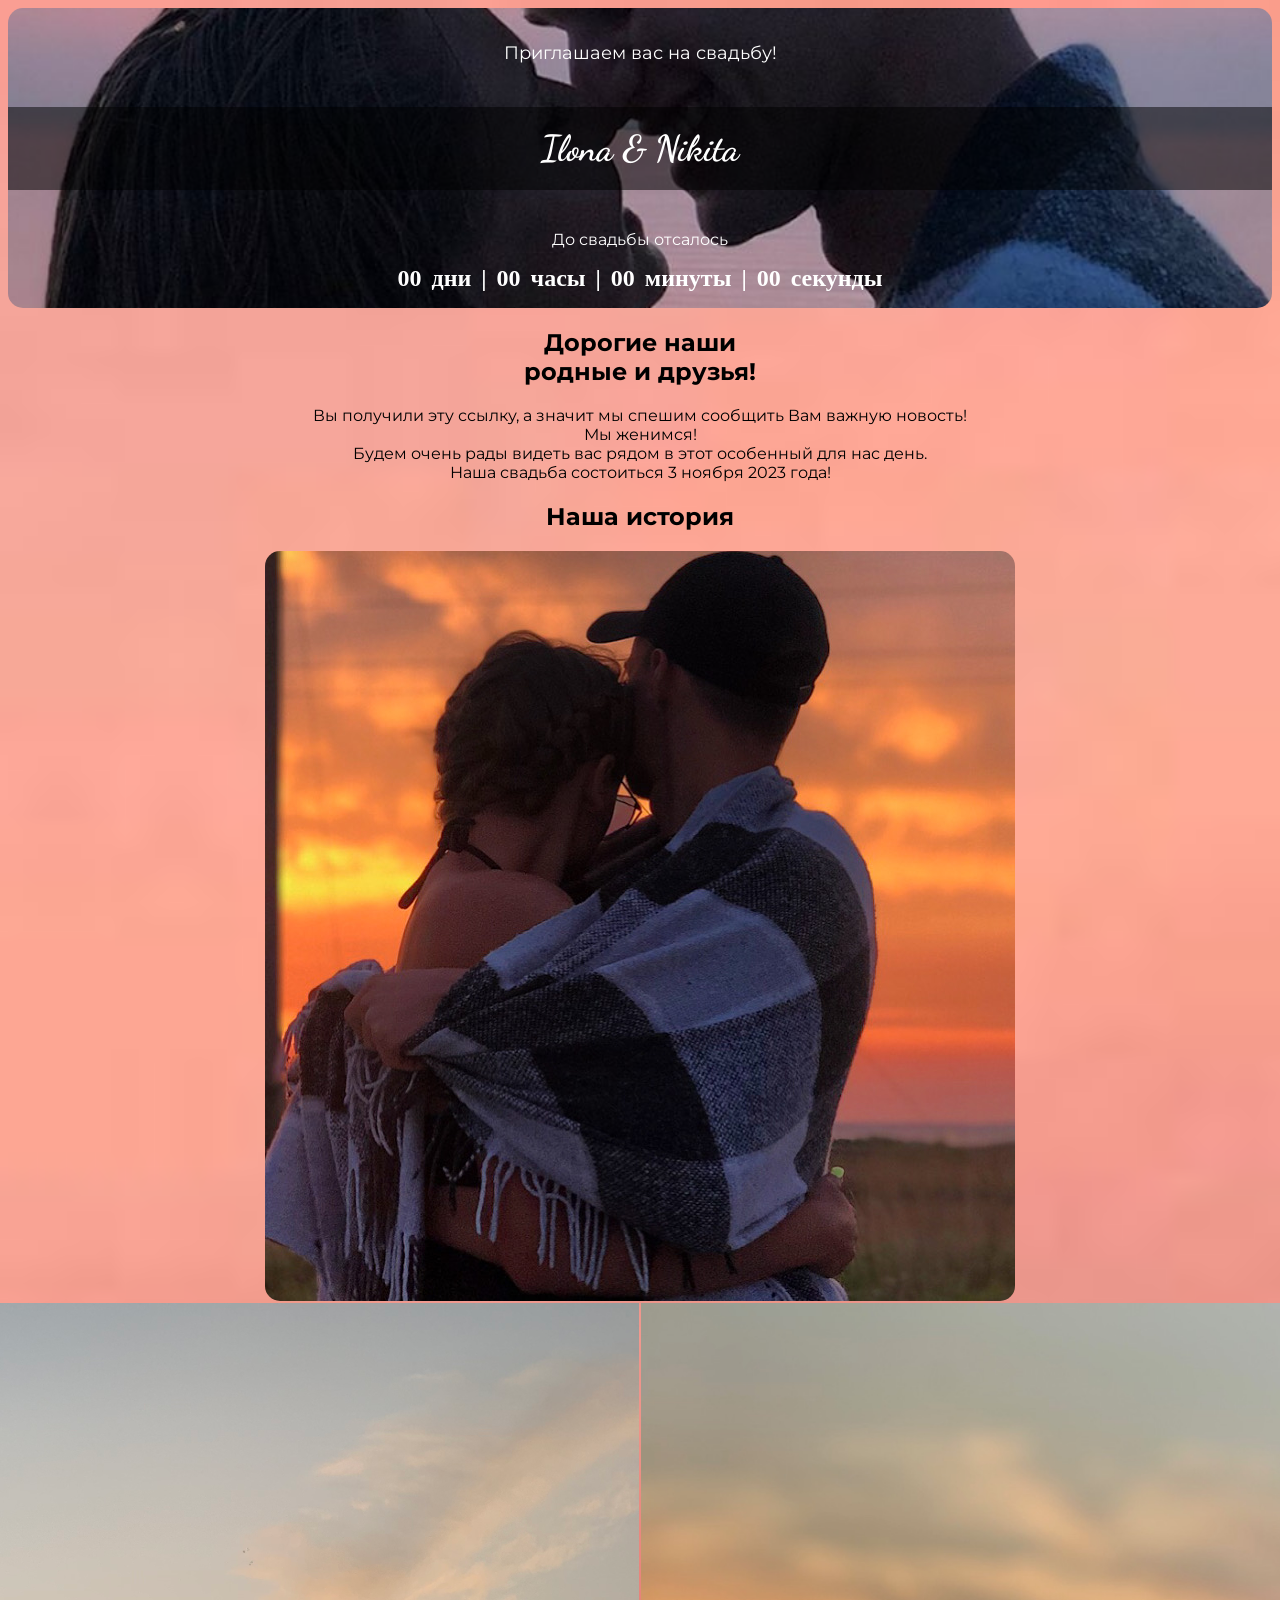
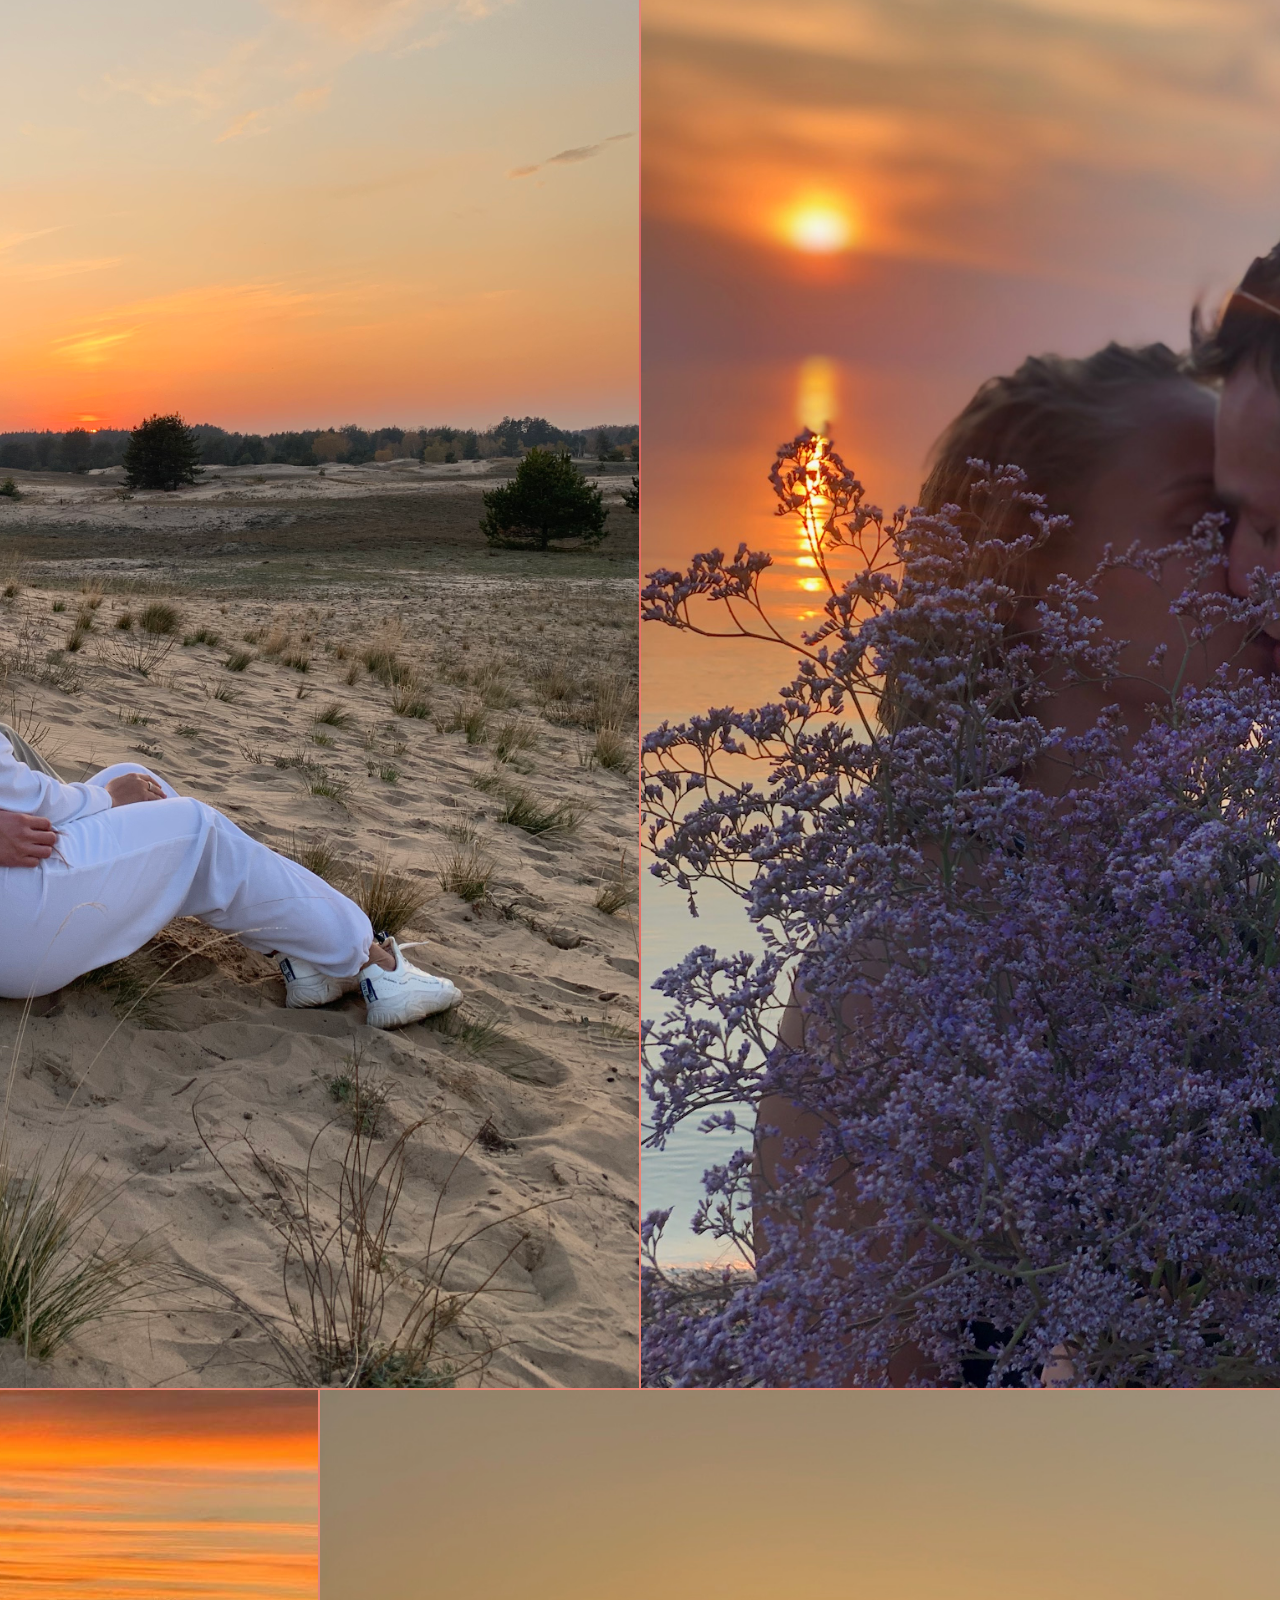
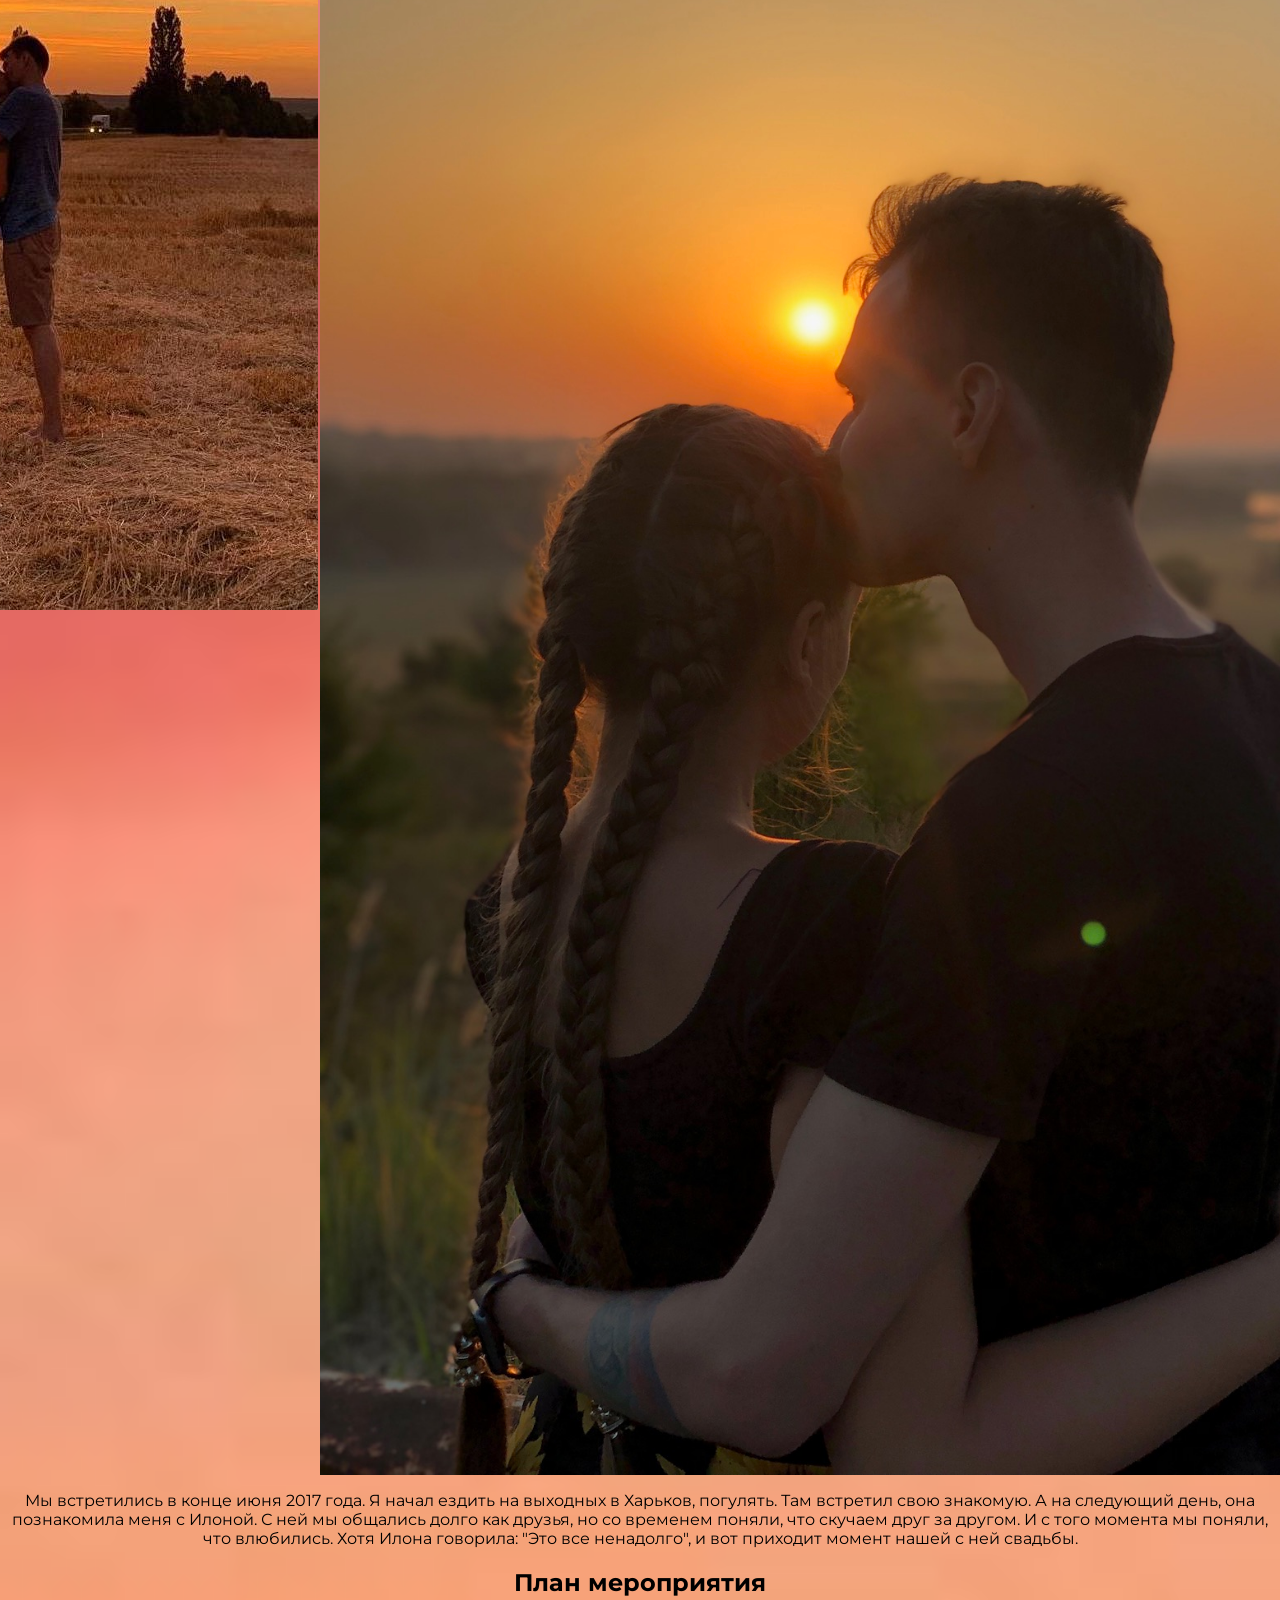
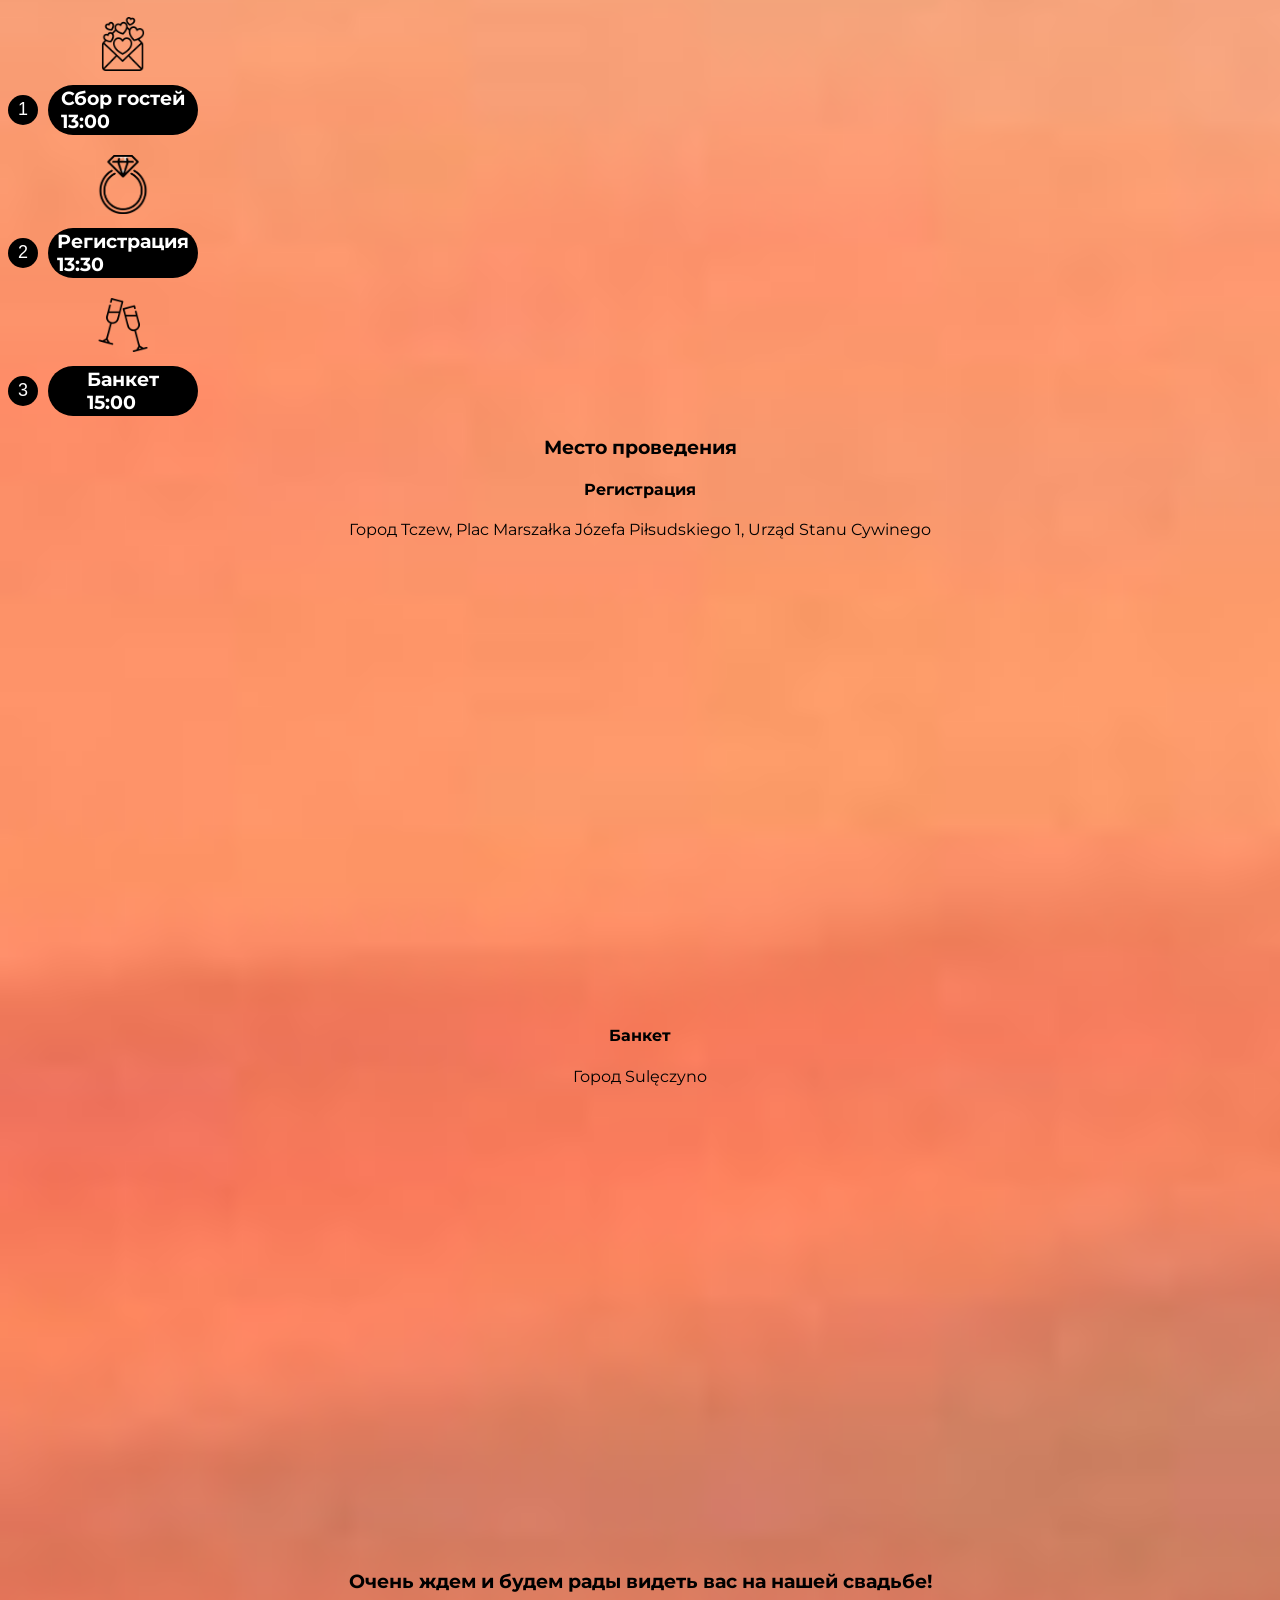
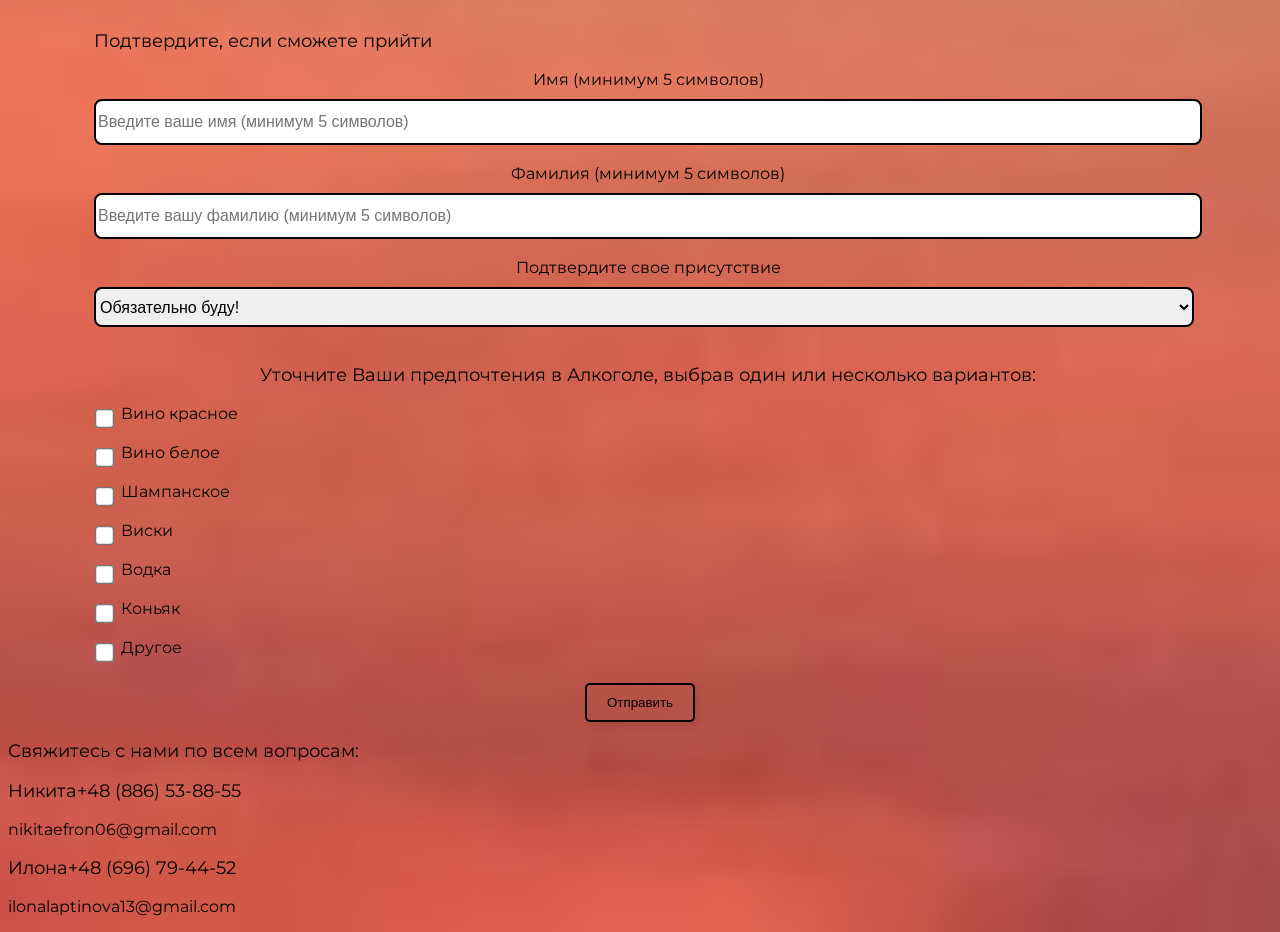
<file: index.html>
<!DOCTYPE html>
<html lang="ru">

<head>
    <meta charset="UTF-8">
    <meta name="viewport" content="width=device-width, initial-scale=1.0">
    <title>Nikita & Ilona</title>
    <link rel="preconnect" href="https://fonts.googleapis.com">
    <link rel="preconnect" href="https://fonts.gstatic.com" crossorigin>
    <link href="https://fonts.googleapis.com/css2?family=Dancing+Script:wght@600&display=swap" rel="stylesheet">
    <link rel="stylesheet" href="styles.css">
    <link href="https://fonts.googleapis.com/css2?family=Montserrat:wght@400;700&display=swap" rel="stylesheet">
    <style>
        body {
            font-family: 'Montserrat', sans-serif;
            /* Применяем шрифт Montserrat к всему сайту */
        }
    </style>
    <script>
        function submitForm() {
            console.log('Функция submitForm вызвана');
            var имя = document.getElementById('имя').value;
            var фамилия = document.getElementById('фамилия').value;
            var материал = document.getElementById('материал').value;

            if (имя.length < 5 || фамилия.length < 5 || материал === '') {
                var подсказка = document.getElementById('подсказка');
                подсказка.style.display = 'block'; // Показываем подсказку
                return;
            }

            // Перенаправляем на указанную страницу
            window.location.href = './invite.html';
        }
    </script>
</head>

<body>
    <header class="header">
        <p style="font-size: 18px;">Приглашаем вас на свадьбу!</p>
        <h1>Ilona & Nikita</h1>
        <p>До свадьбы отсалось</p>
        <div id="timer" class="timer">
            <span id="days" class="timer-digit">00</span>
            <span class="timer-label">дни</span>
            <span class="timer-divider">|</span>
            <span id="hours" class="timer-digit">00</span>
            <span class="timer-label">часы</span>
            <span class="timer-divider">|</span>
            <span id="minutes" class="timer-digit">00</span>
            <span class="timer-label">минуты</span>
            <span class="timer-divider">|</span>
            <span id="seconds" class="timer-digit">00</span>
            <span class="timer-label">секунды</span>
        </div>
        <script src="script.js"></script>
    </header>
    <main>
        <h2 class="centered-heading">Дорогие наши <br> родные и друзья!</h2>
        <p style="text-align: center;" style="font-size: 18px;">
            Вы получили эту ссылку, а значит мы спешим сообщить Вам важную новость! </br>
            Мы женимся! </br>
            Будем очень рады видеть вас рядом в этот особенный для нас день.</br>
            Наша свадьба состоиться 3 ноября 2023 года! </br>
        </p>
        </section>
        <section class="image-section">
            <h2 class="centered-heading">Наша история</h2>
            <img src="./images/background-title-first.jpg" alt="we-kisess" class="responsive-image">
        </section>
        <section class="horizontal-image-section">
            <img src="/images/background-subtitle4.jpeg" alt="Левая часть картинки">
            <img src="./images/background-subtitle2.JPG" alt="Правая часть картинки">
        </section>
        <section class="horizontal-image-section top-margin">
            <img src="/images/background-subtitle1.jpg" alt="Левая часть картинки">
            <img src="./images/background-subtitle3.JPG" alt="Правая часть картинки">
        </section>
        <p style="text-align: center;" style="font-size: 18px;">Мы встретились в конце июня 2017 года. Я начал ездить на
            выходных в Харьков, погулять. Там встретил свою знакомую. А на следующий день, она познакомила меня с
            Илоной. С ней мы общались долго как друзья, но со временем поняли, что скучаем друг за другом. И с того
            момента мы поняли, что влюбились. Хотя Илона говорила: "Это все ненадолго", и вот приходит момент нашей с
            ней свадьбы.</p>
        <section>
            <h2 class="centered-heading">План мероприятия</h2>
            <ol class="custom-list">
                <img src="./images/Письмо.png" alt="Письмо" width="54" class="custom-image" />
                <li>
                    <div class="circle">1</div>
                    <div class="oval">
                        <div class="text">
                            <h3>Сбор гостей <br> 13:00</h3>
                        </div>
                    </div>
                </li>
                <img src="./images/Кольцо.png" alt="Кольцо" width="54" class="custom-image" />
                <li>
                    <div class="circle">2</div>
                    <div class="oval">
                        <div class="text">
                            <h3>Регистрация <br> 13:30</h3>
                        </div>
                    </div>
                </li>
                <img src="./images/Бокал.png" alt="Бокалы" width="54" class="custom-image" />
                <li>
                    <div class="circle">3</div>
                    <div class="oval">
                        <div class="text">
                            <h3>Банкет <br> 15:00</h3>
                        </div>
                    </div>
                </li>
            </ol>
        </section>
        <section>
            <h3 class="centered-heading">Место проведения</h3>
            <h4 class="centered-heading">Регистрация</h4>
            <p style="text-align: center;" style="font-size: 18px;">Город Tczew, Plac Marszałka Józefa Piłsudskiego 1,
                Urząd Stanu Cywinego</p>
            <div class="map-container">
                <iframe
                    src="https://www.google.com/maps/embed?pb=!1m18!1m12!1m3!1d433.3258548439741!2d18.79321135574193!3d54.086824195384075!2m3!1f0!2f0!3f0!3m2!1i1024!2i768!4f13.1!3m3!1m2!1s0x41623d7fc70ca737%3A0x2a52bc0b4bf490c4!2sUrz%C4%85d%20Stanu%20Cywilnego!5e0!3m2!1suk!2snl!4v1694728009687!5m2!1suk!2snl"
                    width="600" height="450" style="border:0;" allowfullscreen="" loading="lazy"
                    referrerpolicy="no-referrer-when-downgrade"></iframe>
            </div>
            <h4 class="centered-heading">Банкет</h4>
            <p style="text-align: center;" style="font-size: 18px;">Город Sulęczyno</p>
            <div class="map-container">
                <iframe
                    src="https://www.google.com/maps/embed?pb=!1m14!1m8!1m3!1d9328.022030559503!2d17.7731325!3d54.2330912!3m2!1i1024!2i768!4f13.1!3m3!1m2!1s0x46fdf4f1b974740f%3A0x296e860110cdeec0!2zODMtMzIwINCh0YPQu9C10L3Rh9C40L3Qvg!5e0!3m2!1suk!2spl!4v1698447898282!5m2!1suk!2spl"
                    width="600" height="450" style="border:0;" allowfullscreen="" loading="lazy"
                    referrerpolicy="no-referrer-when-downgrade">
                </iframe>
            </div>
            <style>
                .map-container {
                    display: flex;
                    justify-content: center;
                }
            </style>
        </section>

        <h3 class="centered-heading">Очень ждем и будем рады видеть вас на нашей свадьбе!</h3>
        <div class="container">
            <form action="#" netlify>
                <p style=" font-size: 18px;">Подтвердите, если сможете прийти</p>
                <label for="имя">Имя (минимум 5 символов)</label>
                <input type="text" id="имя" name="имя" placeholder="Введите ваше имя (минимум 5 символов)"
                    maxlength="20" pattern="[a-zA-Zа-яА-ЯёЁ]+"><br><br>
                <label for="фамилия">Фамилия (минимум 5 символов)</label>
                <input type="text" id="фамилия" name="фамилия" placeholder="Введите вашу фамилию (минимум 5 символов)"
                    maxlength="20" pattern="[a-zA-Zа-яА-ЯёЁ]+"><br><br>
                <label for="материал">Подтвердите свое присутствие</label>
                <select id="материал" name="материал">
                    <option value="Материал 1">Обязательно буду!</option>
                    <option value="Материал 2">Затрудняюсь ответить..</option>
                    <option value="Материал 3">К сожалению, не получится.</option>
                </select><br><br>
                <p style="font-size: 18px; text-align: center;">Уточните Ваши предпочтения в Алкоголе, выбрав один или
                    несколько
                    вариантов:</p>
                <ul>
                    <li>
                        <input type="checkbox" id="вино_красное" name="алкоголь" value="Вино красное">
                        <label for="вино_красное">Вино красное</label>
                    </li>
                    <li>
                        <input type="checkbox" id="вино_белое" name="алкоголь" value="Вино белое">
                        <label for="вино_белое">Вино белое</label>
                    </li>
                    <li>
                        <input type="checkbox" id="шампанское" name="алкоголь" value="Шампанское">
                        <label for="шампанское">Шампанское</label>
                    </li>
                    <li>
                        <input type="checkbox" id="виски" name="алкоголь" value="Виски">
                        <label for="виски">Виски</label>
                    </li>
                    <li>
                        <input type="checkbox" id="водка" name="алкоголь" value="Водка">
                        <label for="водка">Водка</label>
                    </li>
                    <li>
                        <input type="checkbox" id="коньяк" name="алкоголь" value="Коньяк">
                        <label for="коньяк">Коньяк</label>
                    </li>
                    <li>
                        <input type="checkbox" id="другое" name="алкоголь" value="Другое">
                        <label for="другое">Другое</label>
                    </li>
                </ul>
            </form>

            <script>
                function clearText(inputElement) {
                    inputElement.value = "";
                    inputElement.style.opacity = "1";
                }

                function restoreText(inputElement) {
                    if (inputElement.value === "") {
                        inputElement.value = "Введите ваше " + inputElement.name;
                        inputElement.style.opacity = "0.5";
                    }
                }
            </script>

            <style>
                input[type="text"],
                select {
                    border-radius: 8px;
                    border: 2px solid black;
                    /* Черный контур */
                    font-size: 16px;
                    /* Размер текста */
                }

                label {
                    margin-bottom: 10px;
                    /* Увеличиваем расстояние между текстом и контейнерами */
                    display: block;
                    /* Делаем label блочным элементом, чтобы margin работал верно */
                }
            </style>

        </div>
        <style>
            ul {
                list-style-type: none;
                /* Убираем маркеры списка (точки) */
                padding: 0;
                /* Убираем отступы вокруг списка */
            }

            li {
                margin-left: -3px;
                /* Смещение влево, чтобы скрыть маркеры */
            }
        </style>


        </form>
        <style>
            ul {
                list-style-type: none;
                padding: 0;
            }

            li {
                margin: 10px 0;
                display: flex;
                align-items: center;
            }

            input[type="checkbox"] {
                transform: scale(1.5);
                border: 2px solid black;
                vertical-align: middle;
                margin-bottom: 3px;
                /* Увеличиваем расстояние между квадратиком и текстом */
            }

            label {
                vertical-align: middle;
            }
        </style>
        </section>
        <button type="button" class="custom-button" id="submitButton" onclick="submitForm()">Отправить</button>
        <div id="подсказка" class="b" style="display:none;">Пожалуйста, заполните все поля</div>
        <style>
            .custom-button {
                display: block;
                margin: 0 auto;
                padding: 10px 20px;
                /* Задаем размеры (10px вертикально, 20px горизонтально) */
                background-color: transparent;
                /* Задаем цвет фона */

                /* Задаем цвет текста */
                border: 2px solid #000;
                /* Убираем границу */
                border-radius: 5px;
                /* Закругляем углы */
                cursor: pointer;
                /* Делаем курсор при наведении */
                transition: background-color 0.3s;
                /* Добавляем анимацию перехода цвета фона */
                box-shadow: 4px 4px 8px rgba(0, 0, 0, 0.1);
            }

            .custom-button:hover {
                background-color: #CD5C5C;
                /* Изменяем цвет фона при наведении */
                margin-bottom: 20px;
            }
        </style>
    </main>
    <footer>
        <address class="footer">
            <p style="font-size: 18px;">Свяжитесь с нами по всем вопросам:</p>
            <p style="font-size: 18px;">Никита<a class="link-footer" href="tel:+48886538855">+48 (886) 53-88-55</a></p>
            <p><a class="link-footer" href="mailto:nikitaefron06@gmail.com">nikitaefron06@gmail.com</a></p>
            <p style="font-size: 18px;">Илона<a class="link-footer" href="tel:+48696794452">+48 (696) 79-44-52</a></p>
            <p><a class="link-footer" href="mailto:ilonalaptinova13@gmail.com">ilonalaptinova13@gmail.com</a></p>
        </address>
    </footer>
</body>

</html>
</file>
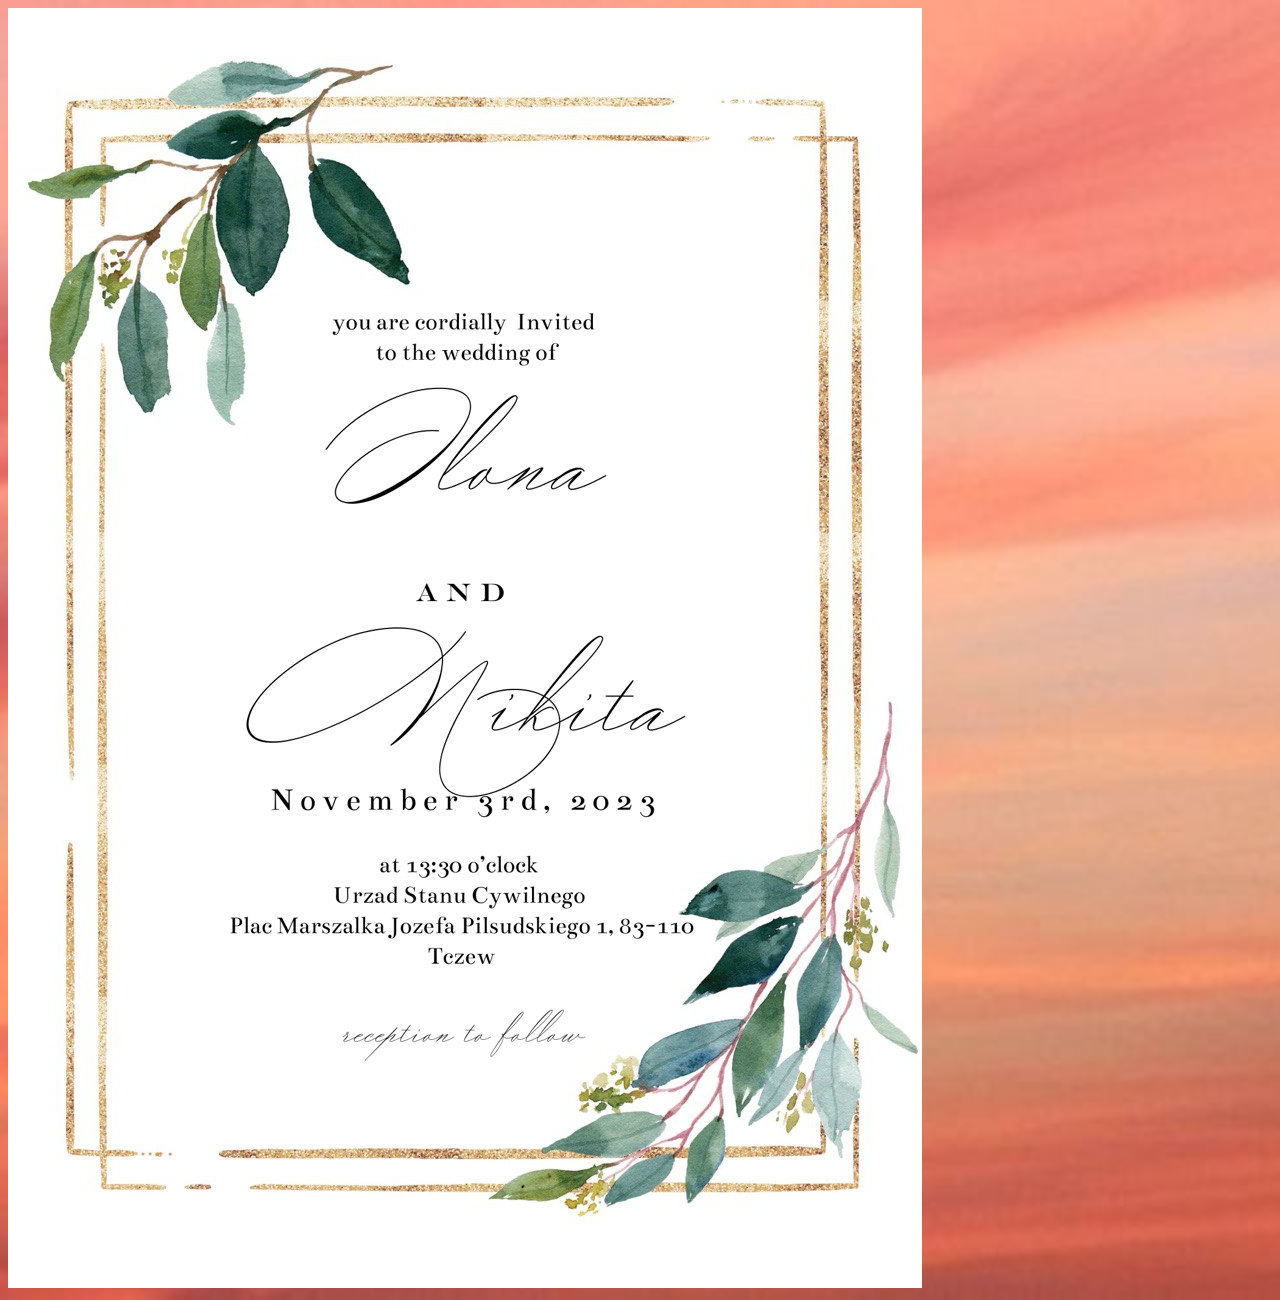
<file: invite.html>
<!DOCTYPE html>
<html lang="en">

<head>
    <meta charset="UTF-8">
    <meta name="viewport" content="width=device-width, initial-scale=1.0">
    <title>Document</title>
    <link rel="stylesheet" href="styles.css">
</head>

<body>
    <section class="invite-section">
        <img class="wedd" src="./images/inviting.jpg" alt="invite" />
    </section>
</body>

</html>
</file>
<file: styles.css>
.timer {
  display: flex;
  justify-content: center;
  align-items: center;
  font-size: 24px;
  font-weight: bold;
}

body {
  background-image: url('./images/background-lock.jpg');
  background-size: cover; /* Растягиваем изображение на всю ширину и высоту */
}

h1 {
  font-family: 'Dancing Script';
}

.timer-digit {
  margin: 0 5px;
}

.timer-label {
  margin: 0 5px;
}

.timer-divider {
  font-size: 24px;
  margin: 0 5px;
}
.header {
  background-image: url('./images/background-title.jpg');
  background-size: cover; /* Масштабировать изображение, чтобы оно заполнило весь блок */
  background-position: center; /* Центрировать изображение по горизонтали и вертикали */
  height: 300px; /* Высота вашего заголовка, можно настроить на свой вкус */
  text-align: center; /* Чтобы текст внутри заголовка был по центру */
  color: white; /* Цвет текста на фоне изображения */
  display: flex; /* Сделать элемент flex-контейнером */
  flex-direction: column; /* Разместить дочерние элементы (текст) вертикально */
  justify-content: center; /* Выравнять текст по вертикали по центру */
  border-radius: 15px;
}

.header h1 {
  font-size: 36px; /* Размер шрифта для заголовка */
  padding-top: 50px; /* Отступ сверху, чтобы текст был ниже */
  background-color: rgba(0, 0, 0, 0.5); /* Прозрачный фон для текста */
  padding: 20px; /* Отступ вокруг текста */
}
@media screen and (max-width: 767px) {
  .timer {
    font-size: 16px; /* Уменьшьте размер шрифта для маленьких экранов */
  }
  .timer-item-divider {
    display: none; /* Уберите вертикальные линии между элементами для экономии места */
  }
}
/* Стили для центрирования заголовка h2 */
.centered-heading {
  text-align: center; /* Центрировать текст по горизонтали */
}
/* Стили для горизонтально расположенных и уменьшенных картинок */
.horizontal-image-section {
  text-align: center;
  display: flex;
  flex-direction: row; /* Расположение изображений горизонтально */
  justify-content: center; /* Выравнивание по горизонтали */
  align-items: flex-start; /* Выравнивание по верхней границе предыдущей картинки */
}

.horizontal-image-section img {
  max-width: 100%; /* Максимальная ширина изображения - 100% от родительского контейнера */
  height: auto; /* Автоматический расчет высоты для сохранения пропорций изображения */
  display: block; /* Убирает лишние отступы вокруг изображения */
  margin: 0 1px; /* Уменьшенные горизонтальные отступы между изображениями */
}

/* Медиа-запрос для маленьких экранов (смартфонов) */
@media screen and (max-width: 767px) {
  .horizontal-image-section img {
    max-width: 50%; /* Уменьшить ширину изображений до 50% на маленьких экранах */
    height: 250px;
    border-radius: 15px;
  }
}

/* Стили для изображения */
.image-section {
  margin-bottom: 2px; /* Устанавливаем нижний отступ между секциями с изображением и следующими элементами */
}

.responsive-image {
  max-width: 100%; /* Максимальная ширина изображения - 100% от родительского контейнера */
  height: auto; /* Автоматический расчет высоты для сохранения пропорций изображения */
  display: block; /* Убирает лишние отступы вокруг изображения */
  margin: 0 auto; /* Центрирует изображение по горизонтали внутри контейнера */
  border-radius: 15px;
}

.horizontal-image-section.top-margin {
  margin-top: 2px; /* Устанавливаем верхний отступ для новой секции */
}
/* Стили для отцентрированного текста в параграфах */
.image-section p,
.horizontal-image-section p {
  text-align: center; /* Выравнивание текста по центру */
}
.custom-list {
  list-style: none;
  padding: 0;
}

.custom-list li {
  display: flex;
  align-items: center;
  margin-bottom: 20px;
  position: relative;
}

.circle {
  width: 30px;
  height: 30px;
  background-color: black;
  border-radius: 50%;
  color: white;
  font-size: 18px;
  font-family: Arial, sans-serif;
  display: flex;
  align-items: center;
  justify-content: center;
  margin-right: 10px;
  z-index: 2;
}

.oval {
  width: 150px;
  height: 50px;
  background-color: black;
  border-radius: 25px;
  display: flex;
  align-items: center;
  justify-content: center;
}

.text {
  font-weight: bold;
  color: white;
  white-space: nowrap;
  padding: 0 10px;
}

.custom-list li::before {
  content: '';
  width: 40px;
  height: 2px;
  background-color: black;
  position: absolute;
  top: 50%;
  left: calc(30px + 5px + 10px);
  transform: translateY(-1px);
  z-index: 0;
}

.custom-list img {
  margin-left: 88px; /* Перемещение картинки вправо на 20px, вы можете изменить это значение по вашему желанию */
}

/* Стили для списка с чекбоксами */
ul {
  list-style-type: none; /* Убираем маркеры списка */
  padding: 0;
}

/* Стили для каждого элемента списка */
li {
  display: flex; /* Используем flex-контейнер */
  align-items: center; /* Выравниваем элементы по вертикали */
  margin-bottom: 10px; /* Добавляем немного отступа между элементами */
}

/* Стили для чекбоксов */
input[type='checkbox'] {
  margin-right: 10px; /* Отступ справа от чекбокса для размещения его слева */
}
/* Стили для контейнера */
.container {
  width: 100vw; /* 100% ширины экрана */
  display: flex;
  flex-direction: column;
  align-items: center;
  justify-content: center;
  /* Настройте другие стили для контейнера по вашему усмотрению */
  box-sizing: border-box; /* Учитываем внутренние отступы в общей ширине и высоте */
}

/* Стили для инпутов */
input[type='text'] {
  width: 1100px; /* Ширина инпута на компьютерах */
  height: 40px; /* Высота инпута на компьютерах */
  /* Другие стили для инпутов по вашему усмотрению */
}

/* Стили для лейблов с текстом */
label {
  text-align: center;
  display: block;
  font-size: 16px; /* Размер шрифта лейбла "Подтвердите свое присутствие" на компьютерах */
}

/* Стили для выпадающего списка */
select {
  width: 1100px; /* Ширина выпадающего списка на компьютерах */
  height: 40px; /* Высота выпадающего списка на компьютерах */
  font-size: 24px; /* Размер шрифта в выпадающем списке на компьютерах */
  /* Другие стили для выпадающего списка по вашему усмотрению */
}

/* Медиа-запрос для мобильных устройств */
@media screen and (max-width: 767px) {
  .container {
    padding: 10px; /* Уменьшаем внутренние отступы на мобильных устройствах */
  }

  /* Уменьшаем размеры инпутов, лейблов и выпадающего списка на мобильных устройствах */
  input[type='text'] {
    width: 350px;
    height: 30px;
  }

  label {
    font-size: 18px; /* Размер шрифта лейбла "Подтвердите свое присутствие" на мобильных устройствах */
  }

  select {
    width: 350px; /* Ширина выпадающего списка на мобильных устройствах */
    height: 30px; /* Высота выпадающего списка на мобильных устройствах */
    font-size: 18px; /* Размер шрифта в выпадающем списке на мобильных устройствах */
    /* Другие стили для выпадающего списка на мобильных устройствах */
  }
}

.timer {
  font-family: 'Times New Roman', serif; /* Применяем шрифт Times New Roman к таймеру */
}

a {
  text-decoration: none;
}

.link-footer {
  color: #000000;
}

.footer {
  font-style: normal;
}

.link-footer:hover,
.link-footer:focus {
  color: #ffa07a;
}

.подсказка {
  color: red;
  font-size: 14px;
  margin-top: 5px;
  display: none;
}

.wedd {
  max-width: 100%;
}
</file>
